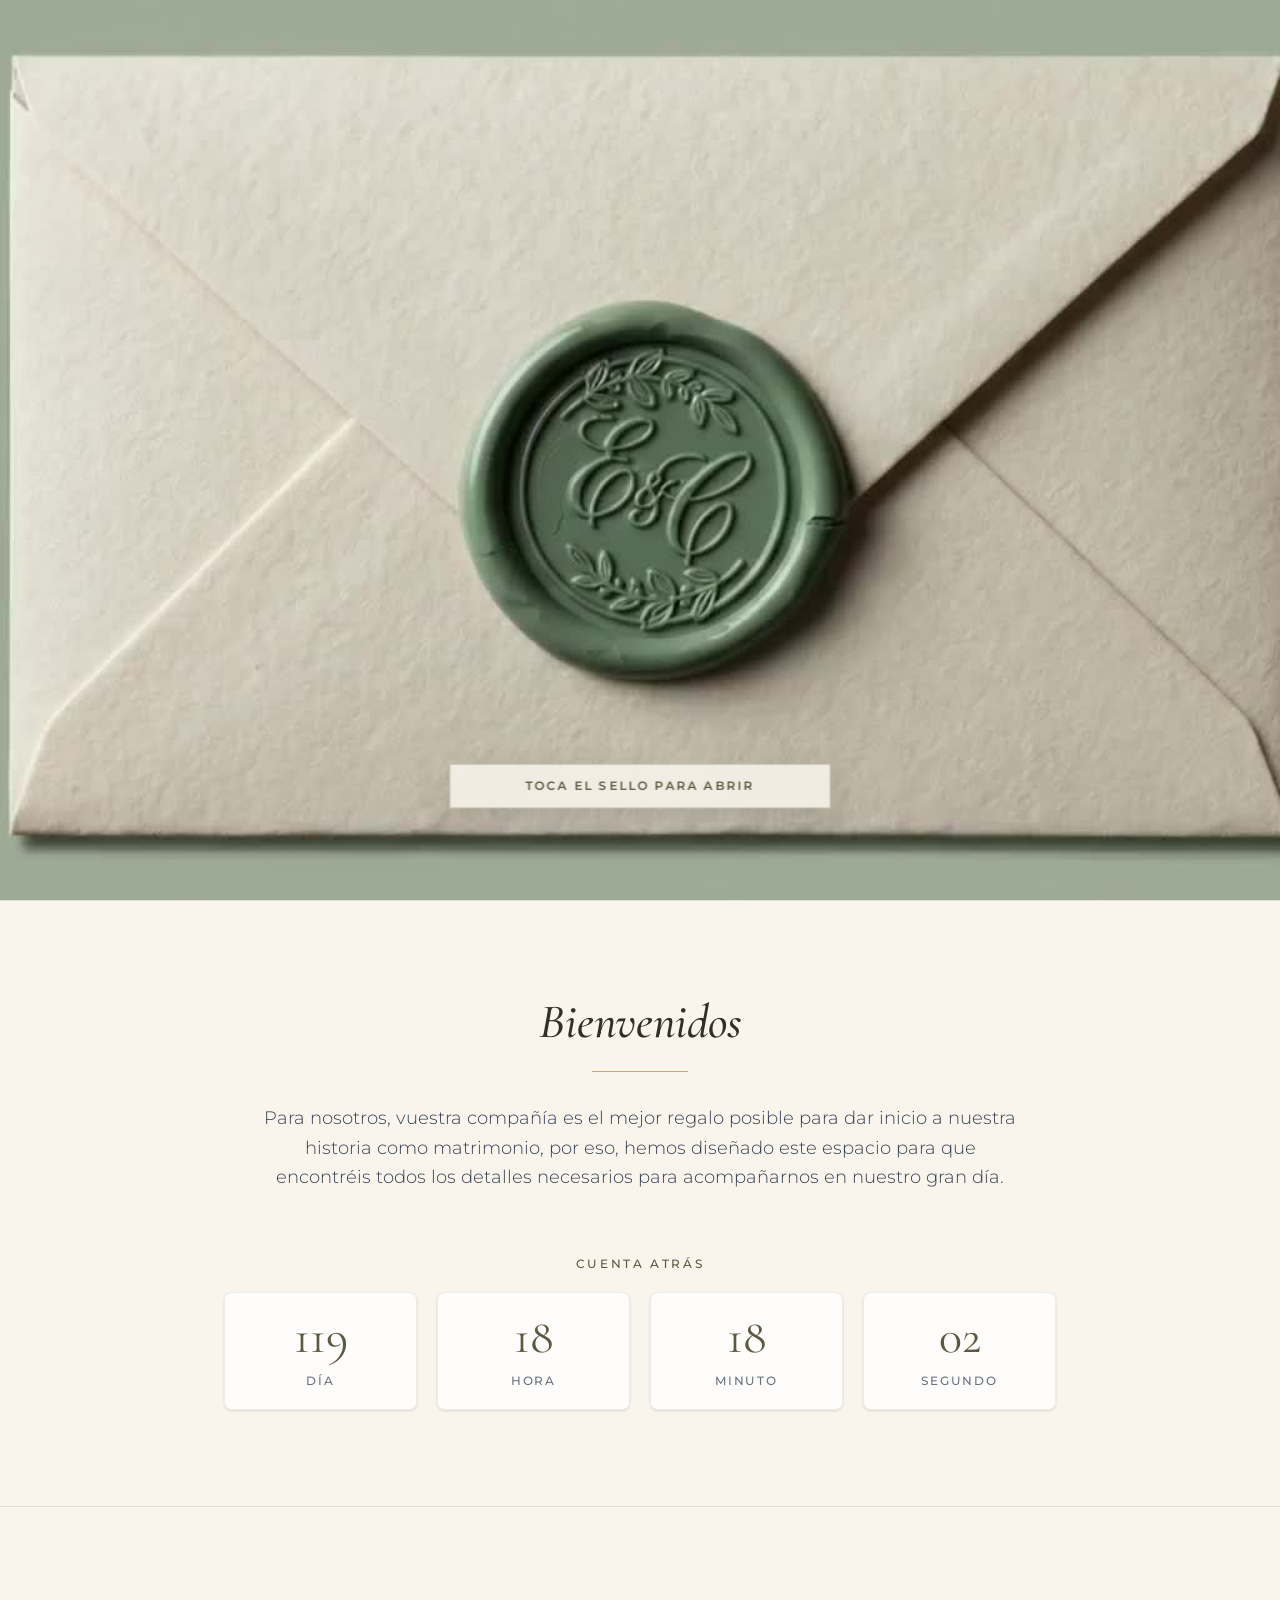
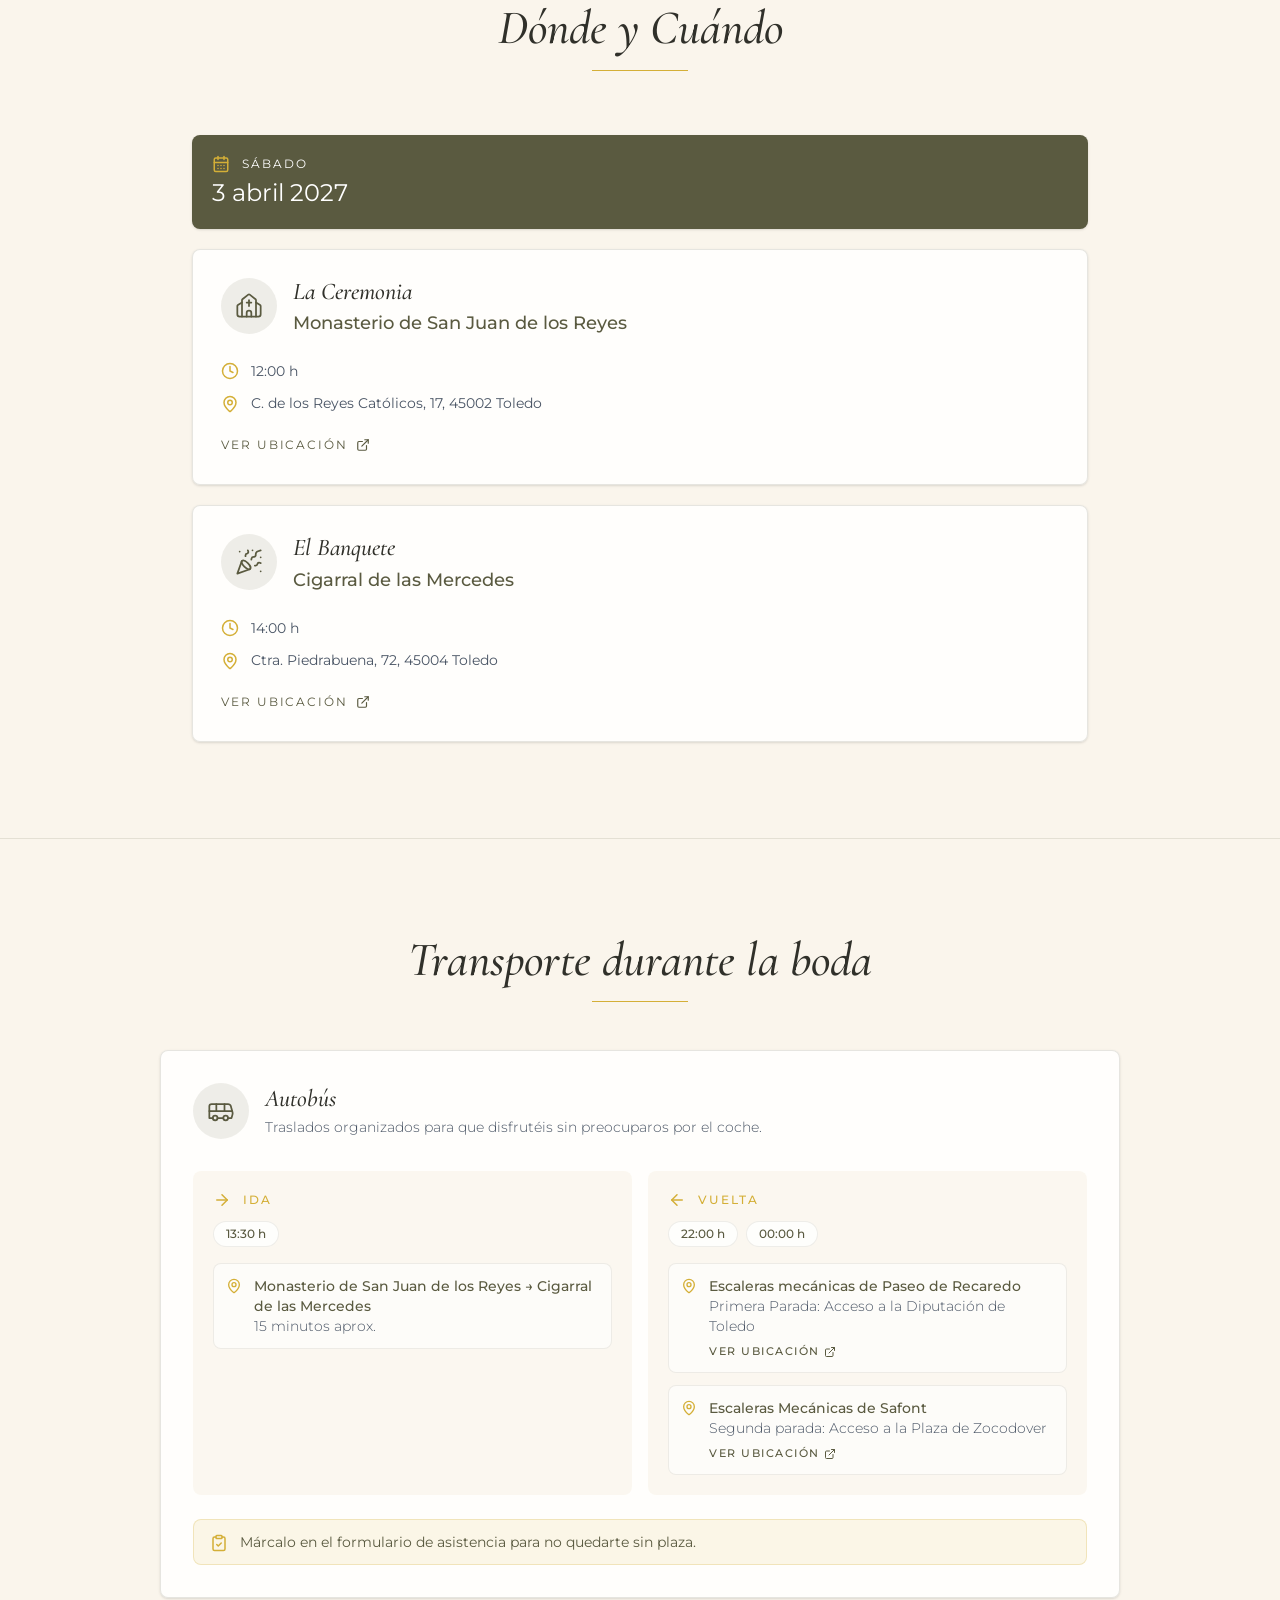
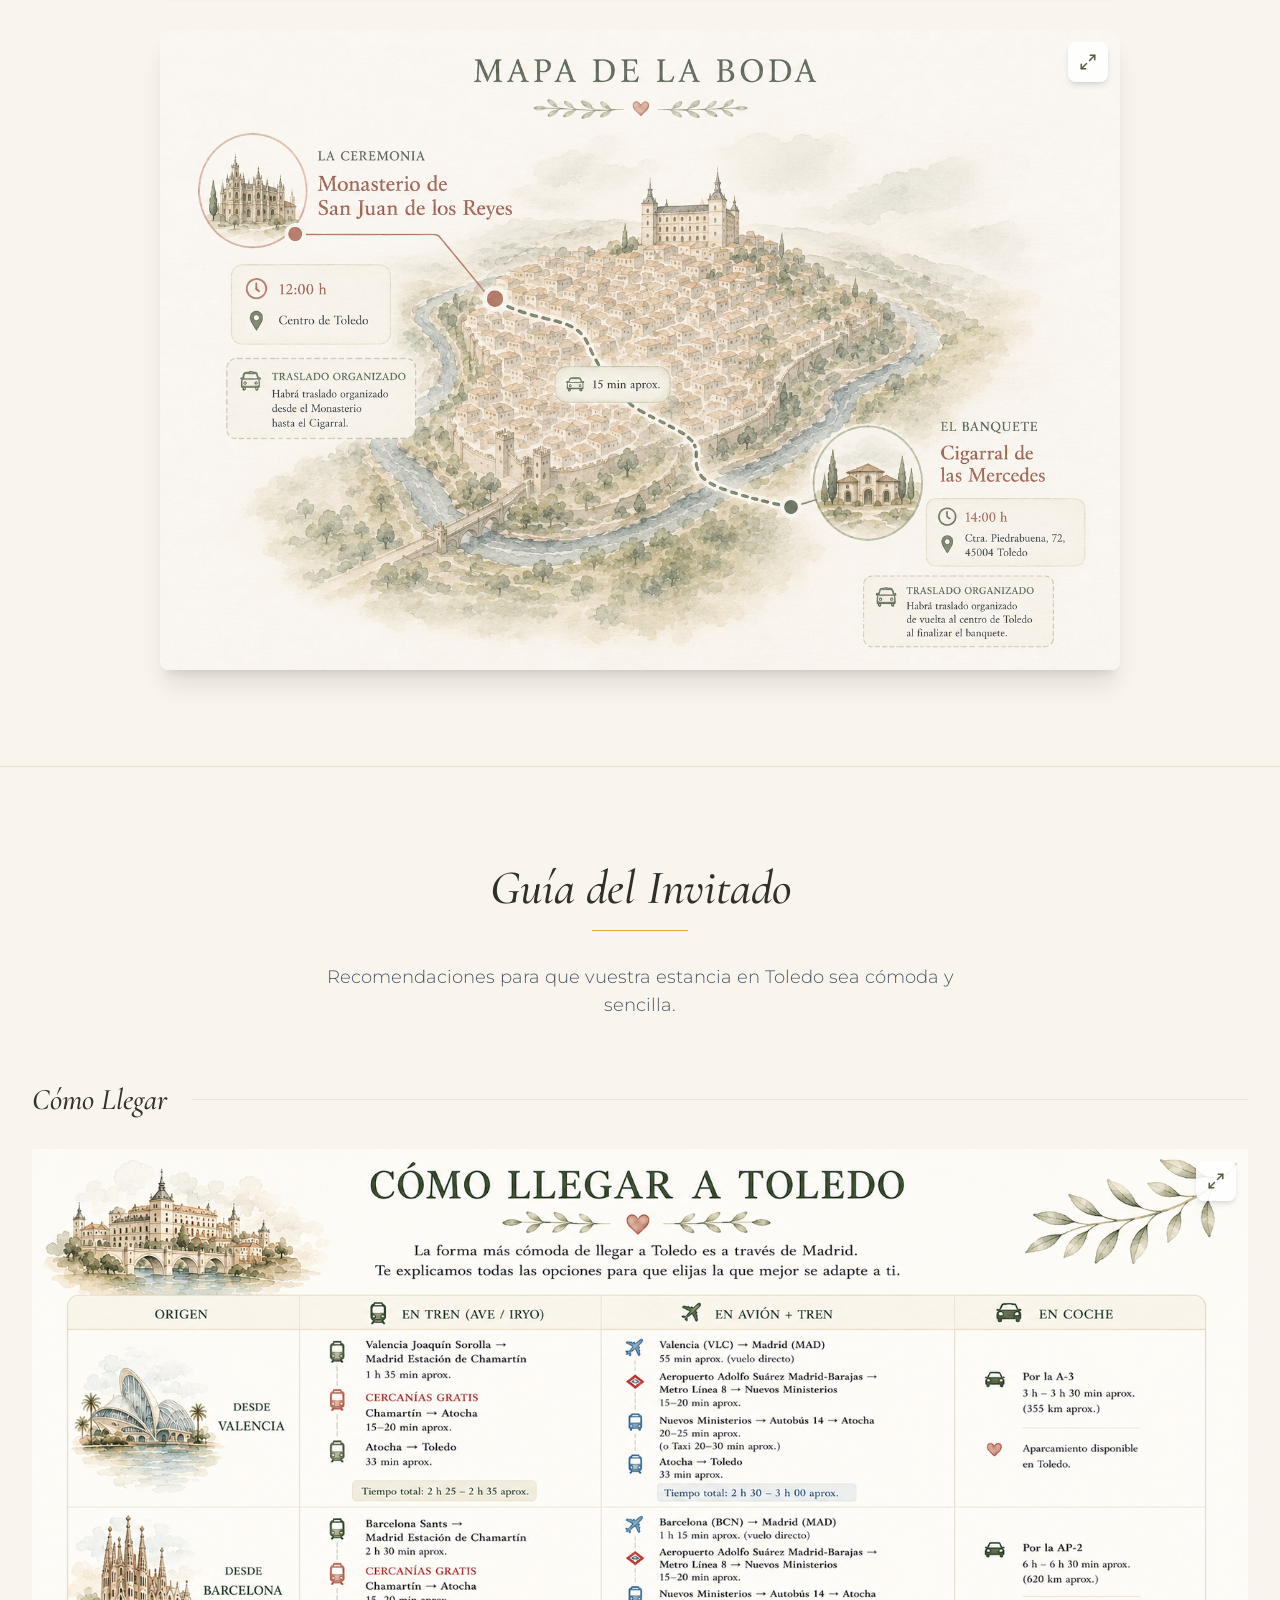
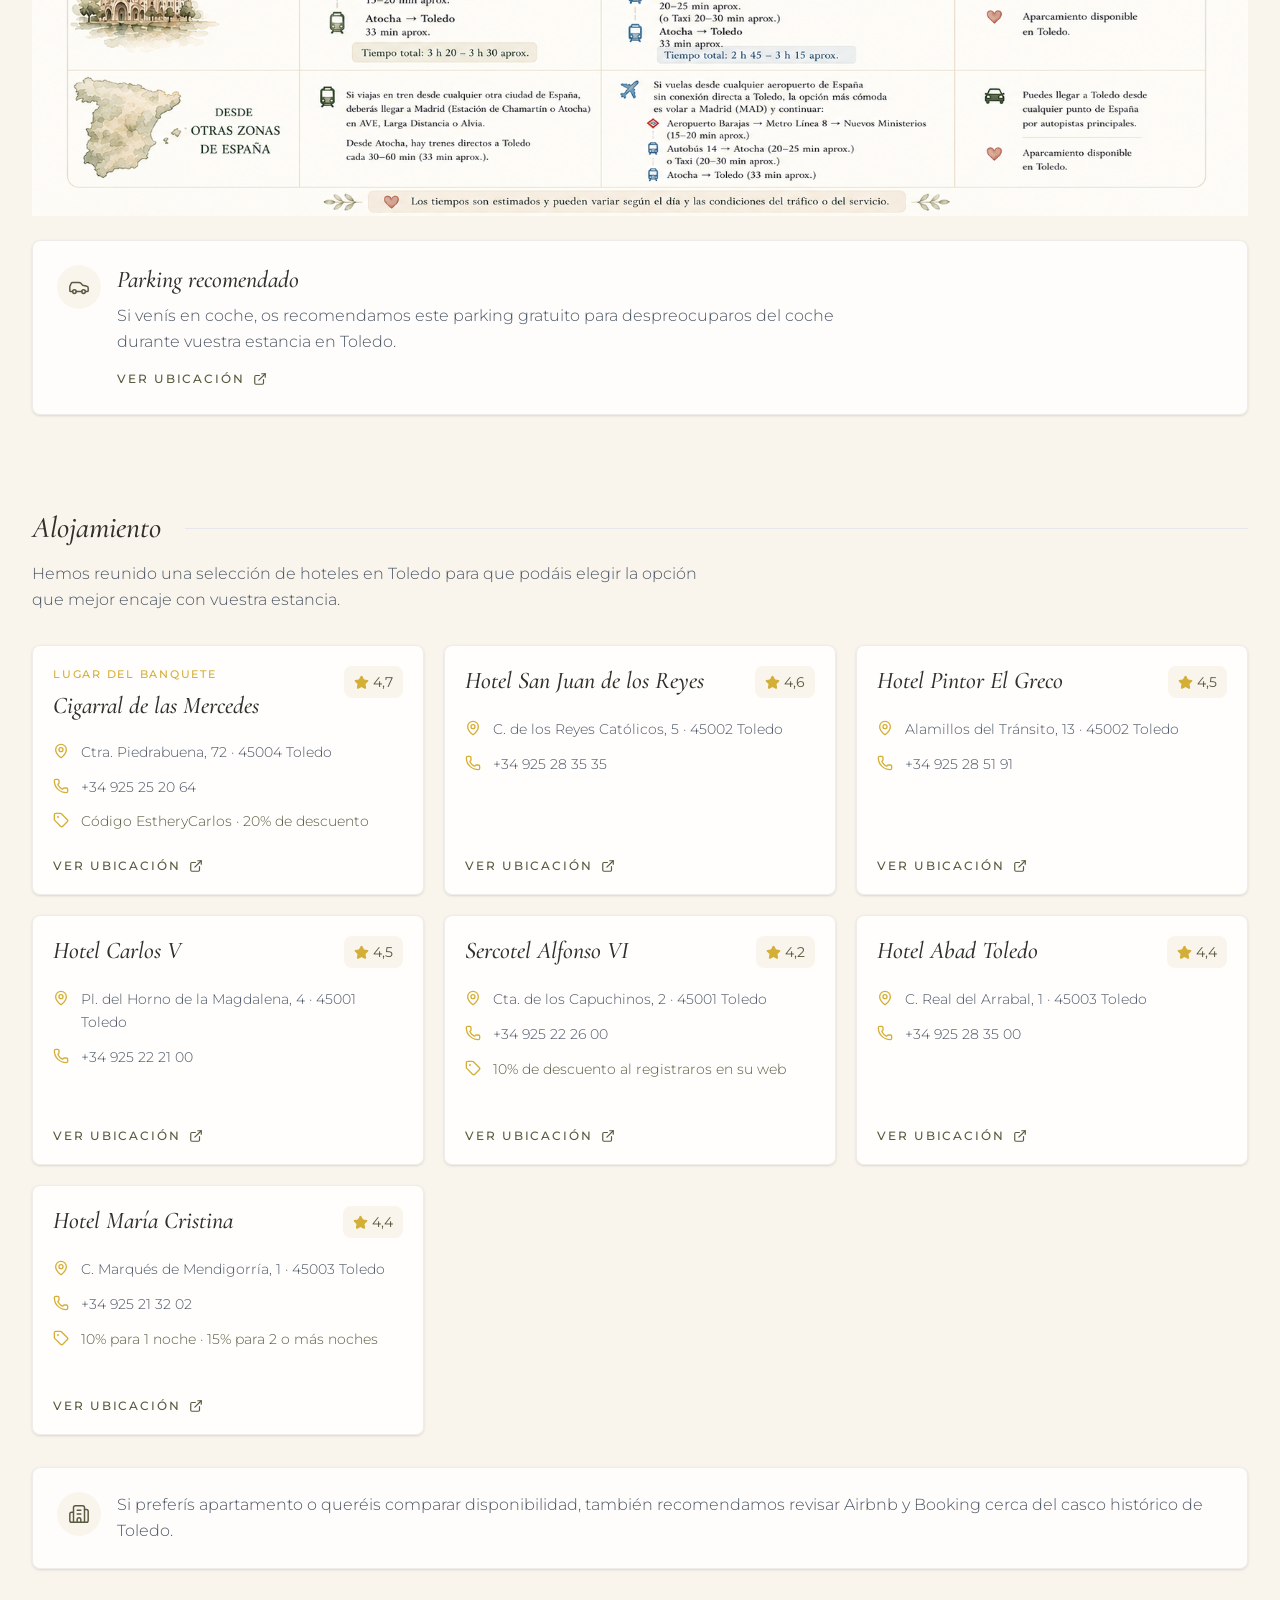
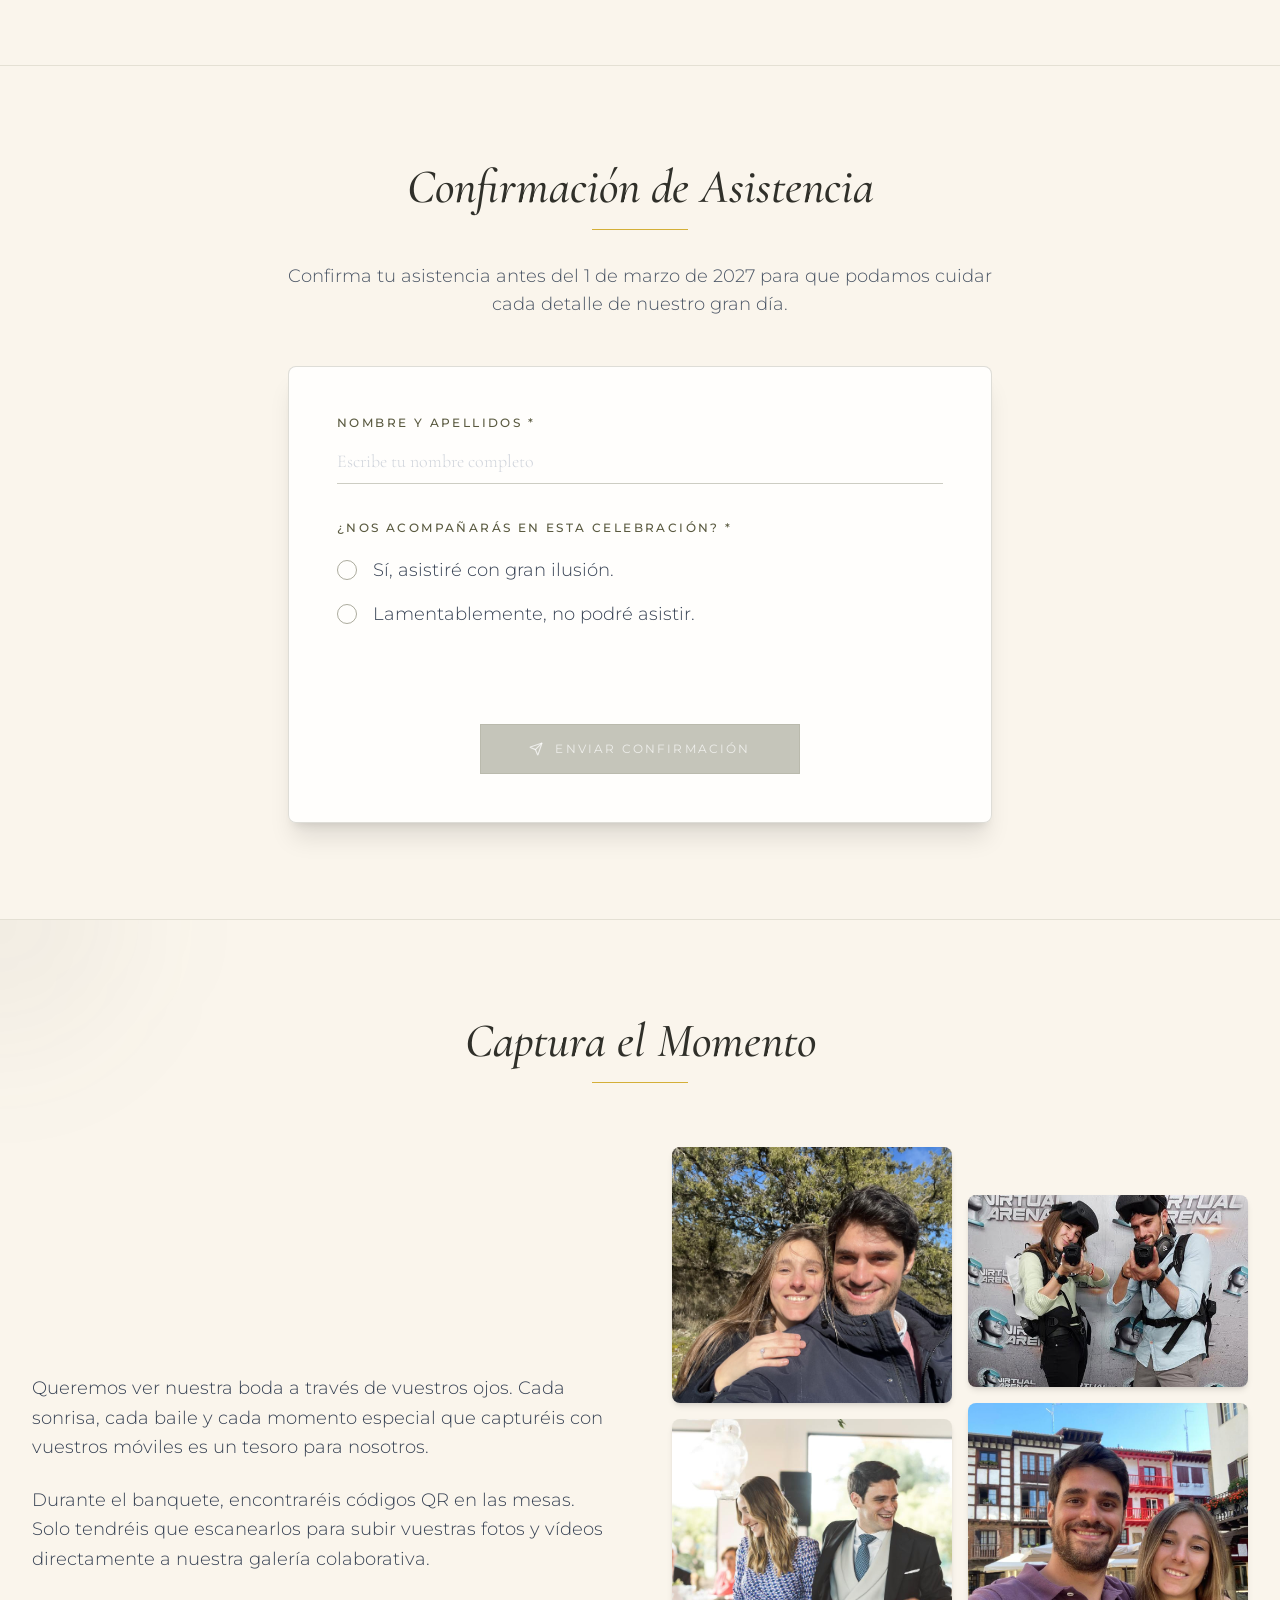
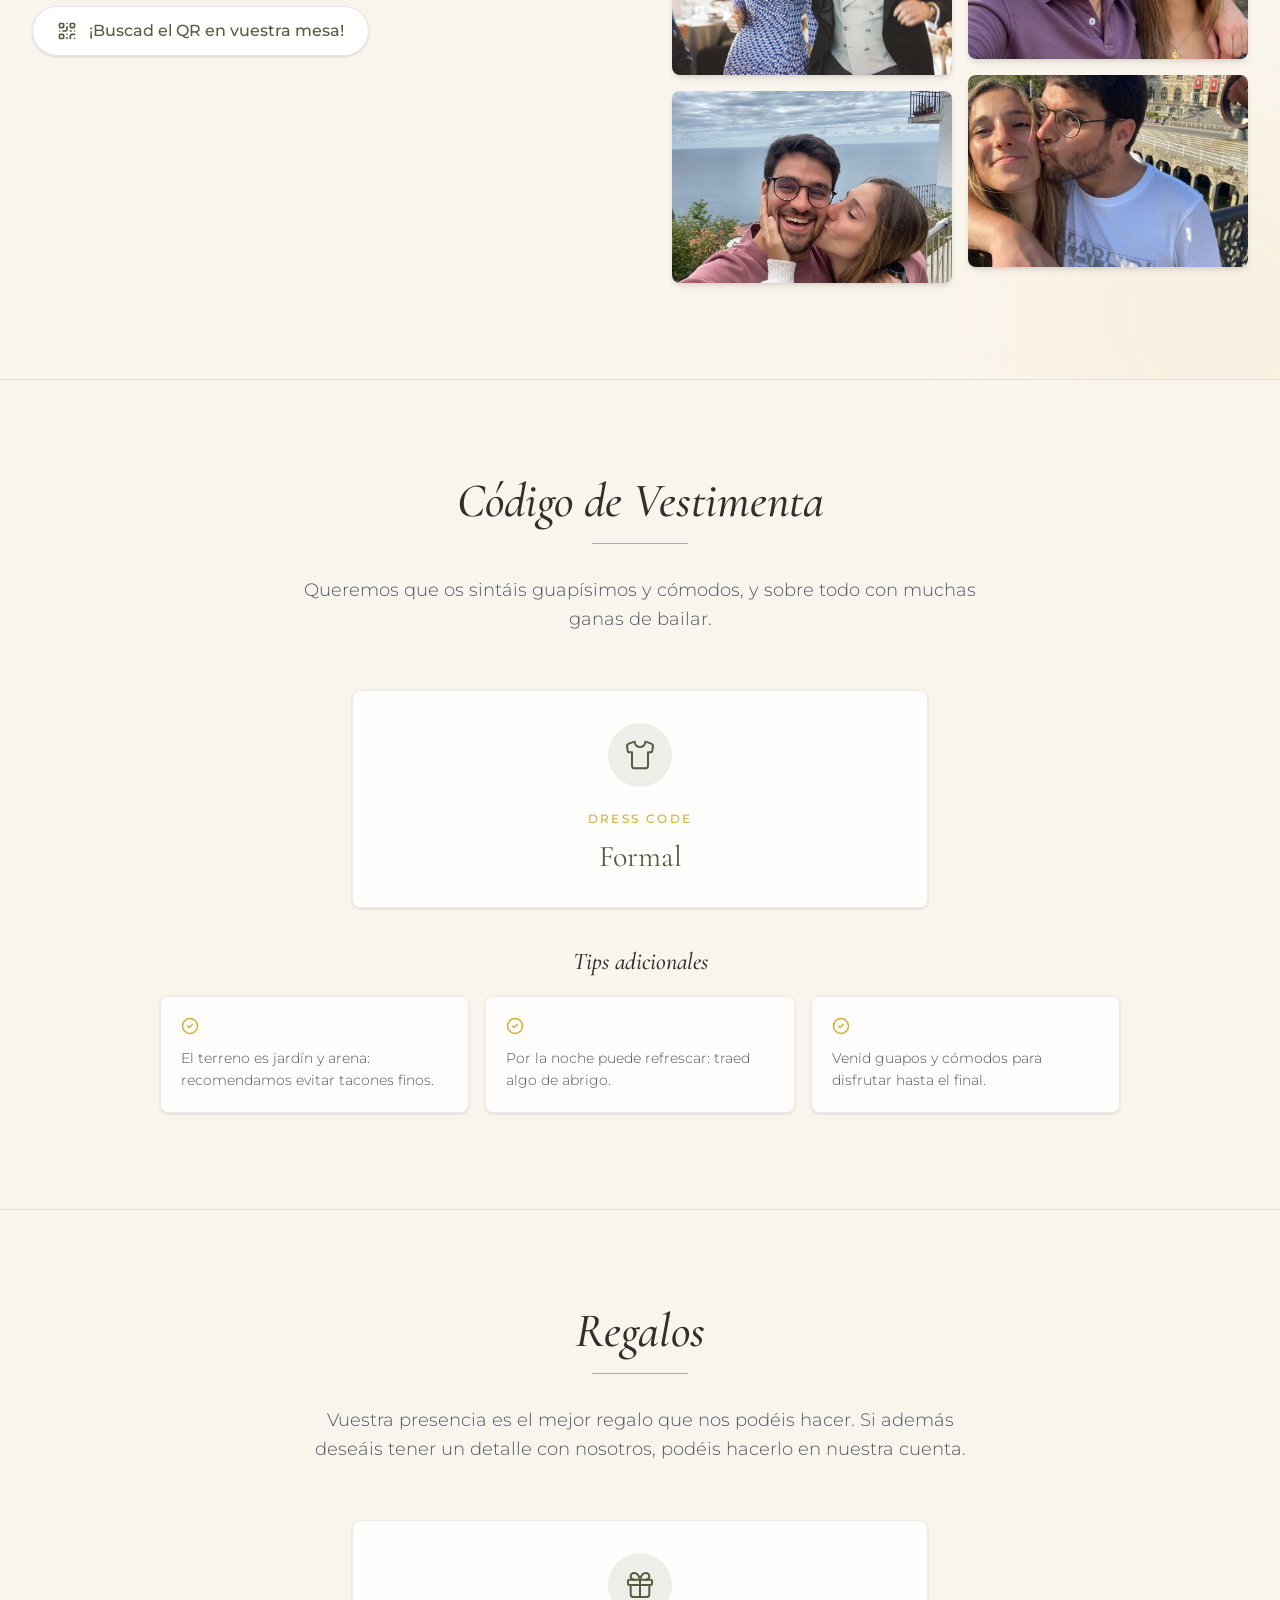
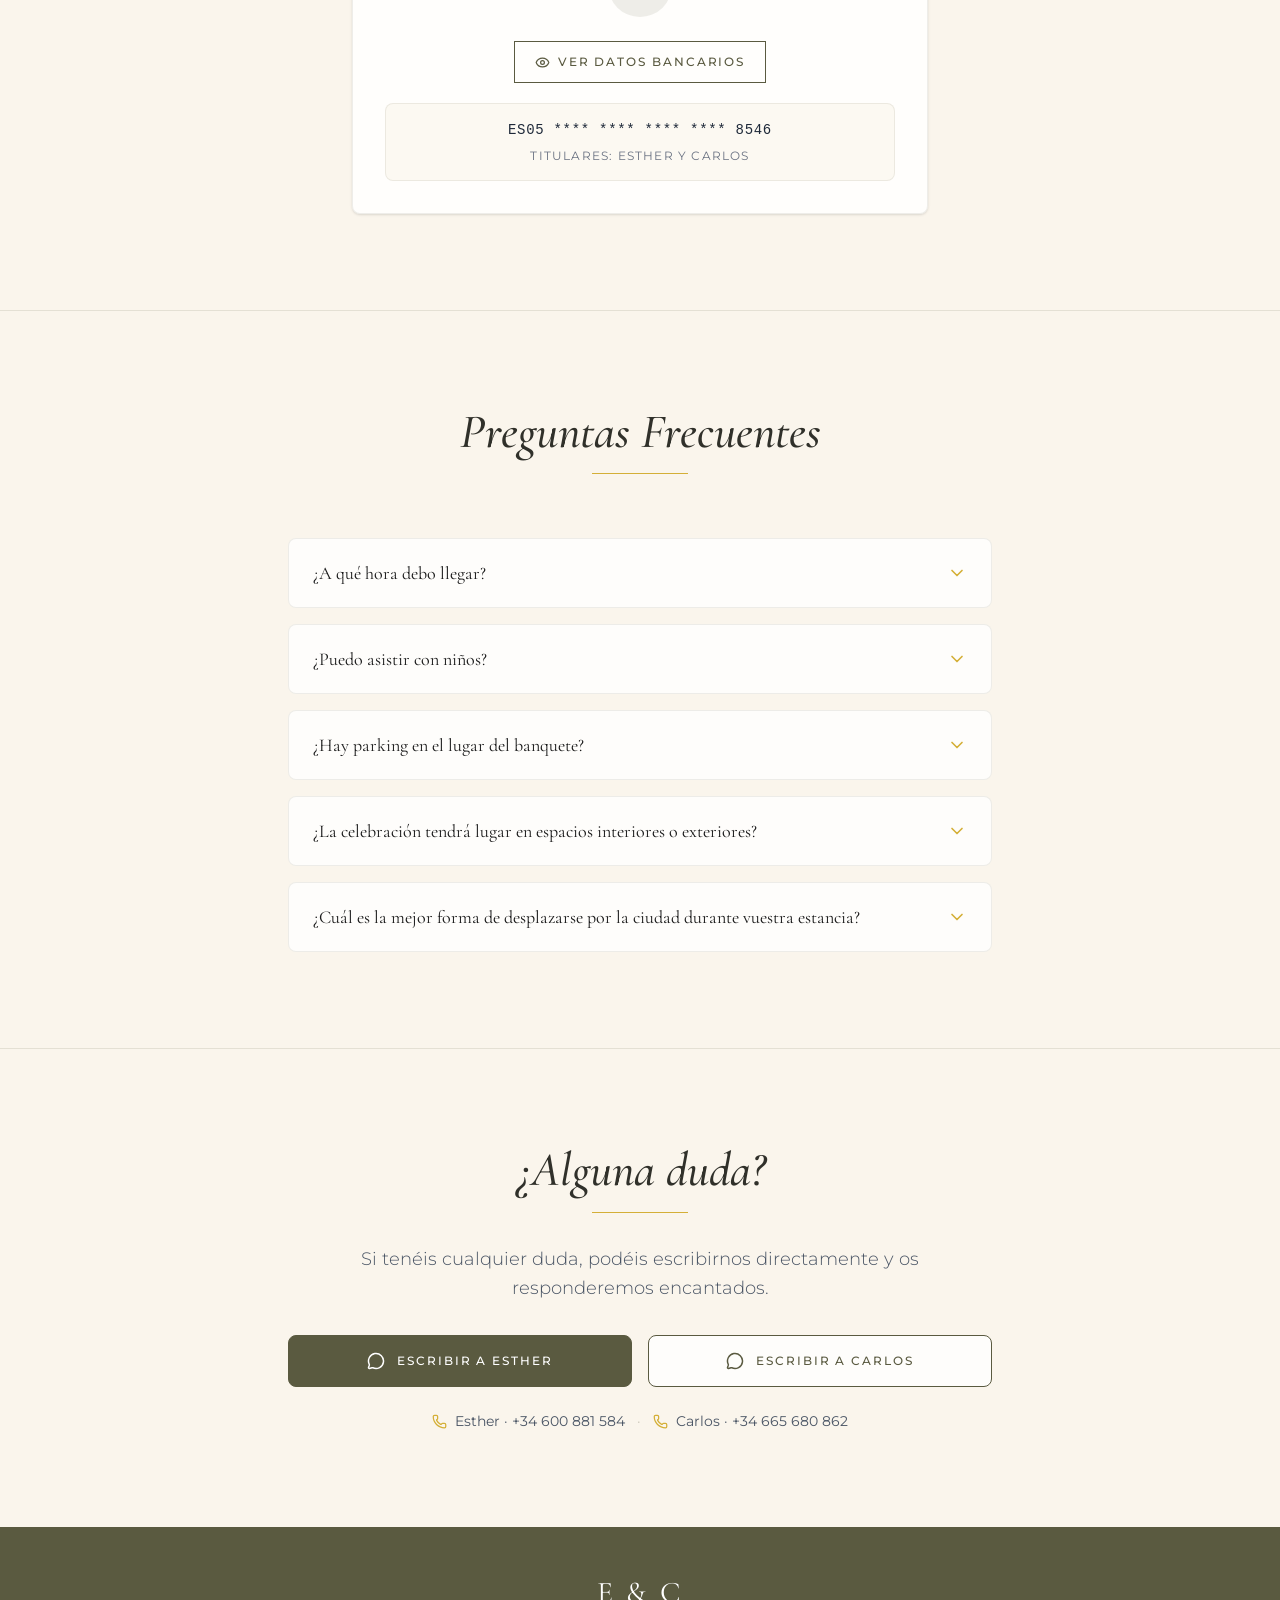
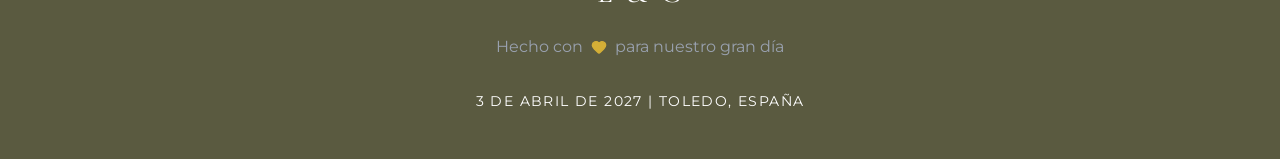
<file: index.html>
<!doctype html>
<html lang="en">
  <head>
    <meta charset="UTF-8" />
    <meta name="viewport" content="width=device-width, initial-scale=1.0" />
    <title>Esther & Carlos | 3 de Abril de 2027</title>
    <link rel="preconnect" href="https://fonts.googleapis.com">
    <link rel="preconnect" href="https://fonts.gstatic.com" crossorigin>
    <link href="https://fonts.googleapis.com/css2?family=Cormorant+Garamond:ital,wght@0,300;0,400;0,500;0,600;0,700;1,400&family=Montserrat:wght@300;400;500;600&display=swap" rel="stylesheet">
    <script type="module" crossorigin src="/index-CjWuLWyT.js"></script>
    <link rel="stylesheet" crossorigin href="/index-eBmR4M6P.css">
  </head>
  <body>
    <div id="root"></div>
  </body>
</html>
</file>
<file: index-eBmR4M6P.css>
@import"https://fonts.googleapis.com/css2?family=Cormorant+Garamond:ital,wght@0,300;0,400;0,500;0,600;0,700;1,400&family=Montserrat:wght@300;400;500;600&family=Great+Vibes&display=swap";/*! tailwindcss v4.2.2 | MIT License | https://tailwindcss.com */@layer properties{@supports (((-webkit-hyphens:none)) and (not (margin-trim:inline))) or ((-moz-orient:inline) and (not (color:rgb(from red r g b)))){*,:before,:after,::backdrop{--tw-translate-x:0;--tw-translate-y:0;--tw-translate-z:0;--tw-rotate-x:initial;--tw-rotate-y:initial;--tw-rotate-z:initial;--tw-skew-x:initial;--tw-skew-y:initial;--tw-space-y-reverse:0;--tw-space-x-reverse:0;--tw-border-style:solid;--tw-leading:initial;--tw-font-weight:initial;--tw-tracking:initial;--tw-shadow:0 0 #0000;--tw-shadow-color:initial;--tw-shadow-alpha:100%;--tw-inset-shadow:0 0 #0000;--tw-inset-shadow-color:initial;--tw-inset-shadow-alpha:100%;--tw-ring-color:initial;--tw-ring-shadow:0 0 #0000;--tw-inset-ring-color:initial;--tw-inset-ring-shadow:0 0 #0000;--tw-ring-inset:initial;--tw-ring-offset-width:0px;--tw-ring-offset-color:#fff;--tw-ring-offset-shadow:0 0 #0000;--tw-blur:initial;--tw-brightness:initial;--tw-contrast:initial;--tw-grayscale:initial;--tw-hue-rotate:initial;--tw-invert:initial;--tw-opacity:initial;--tw-saturate:initial;--tw-sepia:initial;--tw-drop-shadow:initial;--tw-drop-shadow-color:initial;--tw-drop-shadow-alpha:100%;--tw-drop-shadow-size:initial;--tw-backdrop-blur:initial;--tw-backdrop-brightness:initial;--tw-backdrop-contrast:initial;--tw-backdrop-grayscale:initial;--tw-backdrop-hue-rotate:initial;--tw-backdrop-invert:initial;--tw-backdrop-opacity:initial;--tw-backdrop-saturate:initial;--tw-backdrop-sepia:initial;--tw-duration:initial;--tw-ease:initial}}}@layer theme{:root,:host{--font-sans:"Montserrat", ui-sans-serif, system-ui, sans-serif;--font-serif:"Cormorant Garamond", ui-serif, Georgia, serif;--font-mono:ui-monospace, SFMono-Regular, Menlo, Monaco, Consolas, "Liberation Mono", "Courier New", monospace;--color-gray-200:oklch(92.8% .006 264.531);--color-gray-300:oklch(87.2% .01 258.338);--color-gray-400:oklch(70.7% .022 261.325);--color-gray-500:oklch(55.1% .027 264.364);--color-gray-600:oklch(44.6% .03 256.802);--color-gray-700:oklch(37.3% .034 259.733);--color-gray-800:oklch(27.8% .033 256.848);--color-black:#000;--color-white:#fff;--spacing:.25rem;--container-xl:36rem;--container-2xl:42rem;--container-3xl:48rem;--container-4xl:56rem;--container-5xl:64rem;--container-7xl:80rem;--text-xs:.75rem;--text-xs--line-height:calc(1 / .75);--text-sm:.875rem;--text-sm--line-height:calc(1.25 / .875);--text-base:1rem;--text-base--line-height: 1.5 ;--text-lg:1.125rem;--text-lg--line-height:calc(1.75 / 1.125);--text-2xl:1.5rem;--text-2xl--line-height:calc(2 / 1.5);--text-3xl:1.875rem;--text-3xl--line-height: 1.2 ;--text-4xl:2.25rem;--text-4xl--line-height:calc(2.5 / 2.25);--text-5xl:3rem;--text-5xl--line-height:1;--text-6xl:3.75rem;--text-6xl--line-height:1;--font-weight-light:300;--font-weight-medium:500;--font-weight-semibold:600;--tracking-wide:.025em;--tracking-wider:.05em;--tracking-widest:.1em;--leading-tight:1.25;--leading-relaxed:1.625;--radius-lg:.5rem;--ease-in:cubic-bezier(.4, 0, 1, 1);--ease-out:cubic-bezier(0, 0, .2, 1);--ease-in-out:cubic-bezier(.4, 0, .2, 1);--animate-spin:spin 1s linear infinite;--animate-bounce:bounce 1s infinite;--blur-md:12px;--blur-3xl:64px;--default-transition-duration:.15s;--default-transition-timing-function:cubic-bezier(.4, 0, .2, 1);--default-font-family:var(--font-sans);--default-mono-font-family:var(--font-mono);--font-script:"Great Vibes", cursive;--color-primary:#5a5a40;--color-secondary:#faf5ec;--color-accent:#d4af37;--color-text:#1a1a1a;--color-heading:#30302a}}@layer base{*,:after,:before,::backdrop{box-sizing:border-box;border:0 solid;margin:0;padding:0}::file-selector-button{box-sizing:border-box;border:0 solid;margin:0;padding:0}html,:host{-webkit-text-size-adjust:100%;-moz-tab-size:4;tab-size:4;line-height:1.5;font-family:var(--default-font-family,ui-sans-serif, system-ui, sans-serif, "Apple Color Emoji", "Segoe UI Emoji", "Segoe UI Symbol", "Noto Color Emoji");font-feature-settings:var(--default-font-feature-settings,normal);font-variation-settings:var(--default-font-variation-settings,normal);-webkit-tap-highlight-color:transparent}hr{height:0;color:inherit;border-top-width:1px}abbr:where([title]){-webkit-text-decoration:underline dotted;text-decoration:underline dotted}h1,h2,h3,h4,h5,h6{font-size:inherit;font-weight:inherit}a{color:inherit;-webkit-text-decoration:inherit;text-decoration:inherit}b,strong{font-weight:bolder}code,kbd,samp,pre{font-family:var(--default-mono-font-family,ui-monospace, SFMono-Regular, Menlo, Monaco, Consolas, "Liberation Mono", "Courier New", monospace);font-feature-settings:var(--default-mono-font-feature-settings,normal);font-variation-settings:var(--default-mono-font-variation-settings,normal);font-size:1em}small{font-size:80%}sub,sup{vertical-align:baseline;font-size:75%;line-height:0;position:relative}sub{bottom:-.25em}sup{top:-.5em}table{text-indent:0;border-color:inherit;border-collapse:collapse}:-moz-focusring{outline:auto}progress{vertical-align:baseline}summary{display:list-item}ol,ul,menu{list-style:none}img,svg,video,canvas,audio,iframe,embed,object{vertical-align:middle;display:block}img,video{max-width:100%;height:auto}button,input,select,optgroup,textarea{font:inherit;font-feature-settings:inherit;font-variation-settings:inherit;letter-spacing:inherit;color:inherit;opacity:1;background-color:#0000;border-radius:0}::file-selector-button{font:inherit;font-feature-settings:inherit;font-variation-settings:inherit;letter-spacing:inherit;color:inherit;opacity:1;background-color:#0000;border-radius:0}:where(select:is([multiple],[size])) optgroup{font-weight:bolder}:where(select:is([multiple],[size])) optgroup option{padding-inline-start:20px}::file-selector-button{margin-inline-end:4px}::placeholder{opacity:1}@supports (not ((-webkit-appearance:-apple-pay-button))) or (contain-intrinsic-size:1px){::placeholder{color:currentColor}@supports (color:color-mix(in lab,red,red)){::placeholder{color:color-mix(in oklab,currentcolor 50%,transparent)}}}textarea{resize:vertical}::-webkit-search-decoration{-webkit-appearance:none}::-webkit-date-and-time-value{min-height:1lh;text-align:inherit}::-webkit-datetime-edit{display:inline-flex}::-webkit-datetime-edit-fields-wrapper{padding:0}::-webkit-datetime-edit{padding-block:0}::-webkit-datetime-edit-year-field{padding-block:0}::-webkit-datetime-edit-month-field{padding-block:0}::-webkit-datetime-edit-day-field{padding-block:0}::-webkit-datetime-edit-hour-field{padding-block:0}::-webkit-datetime-edit-minute-field{padding-block:0}::-webkit-datetime-edit-second-field{padding-block:0}::-webkit-datetime-edit-millisecond-field{padding-block:0}::-webkit-datetime-edit-meridiem-field{padding-block:0}::-webkit-calendar-picker-indicator{line-height:1}:-moz-ui-invalid{box-shadow:none}button,input:where([type=button],[type=reset],[type=submit]){-webkit-appearance:button;-moz-appearance:button;appearance:button}::file-selector-button{-webkit-appearance:button;-moz-appearance:button;appearance:button}::-webkit-inner-spin-button{height:auto}::-webkit-outer-spin-button{height:auto}[hidden]:where(:not([hidden=until-found])){display:none!important}}@layer components;@layer utilities{.pointer-events-none{pointer-events:none}.visible{visibility:visible}.sr-only{clip-path:inset(50%);white-space:nowrap;border-width:0;width:1px;height:1px;margin:-1px;padding:0;position:absolute;overflow:hidden}.absolute{position:absolute}.fixed{position:fixed}.relative{position:relative}.inset-0{inset:calc(var(--spacing) * 0)}.start{inset-inline-start:var(--spacing)}.end{inset-inline-end:var(--spacing)}.top-0{top:calc(var(--spacing) * 0)}.top-3{top:calc(var(--spacing) * 3)}.top-4{top:calc(var(--spacing) * 4)}.top-full{top:100%}.right-0{right:calc(var(--spacing) * 0)}.right-3{right:calc(var(--spacing) * 3)}.right-4{right:calc(var(--spacing) * 4)}.bottom-0{bottom:calc(var(--spacing) * 0)}.bottom-8{bottom:calc(var(--spacing) * 8)}.left-0{left:calc(var(--spacing) * 0)}.left-1\/2{left:50%}.z-10{z-index:10}.z-50{z-index:50}.z-\[140\]{z-index:140}.mx-auto{margin-inline:auto}.mt-0\.5{margin-top:calc(var(--spacing) * .5)}.mt-1{margin-top:calc(var(--spacing) * 1)}.mt-2{margin-top:calc(var(--spacing) * 2)}.mt-3{margin-top:calc(var(--spacing) * 3)}.mt-4{margin-top:calc(var(--spacing) * 4)}.mt-5{margin-top:calc(var(--spacing) * 5)}.mt-6{margin-top:calc(var(--spacing) * 6)}.mt-8{margin-top:calc(var(--spacing) * 8)}.mt-10{margin-top:calc(var(--spacing) * 10)}.mt-16{margin-top:calc(var(--spacing) * 16)}.mt-auto{margin-top:auto}.mr-3{margin-right:calc(var(--spacing) * 3)}.mb-2{margin-bottom:calc(var(--spacing) * 2)}.mb-3{margin-bottom:calc(var(--spacing) * 3)}.mb-4{margin-bottom:calc(var(--spacing) * 4)}.mb-5{margin-bottom:calc(var(--spacing) * 5)}.mb-6{margin-bottom:calc(var(--spacing) * 6)}.mb-8{margin-bottom:calc(var(--spacing) * 8)}.mb-12{margin-bottom:calc(var(--spacing) * 12)}.mb-14{margin-bottom:calc(var(--spacing) * 14)}.mb-16{margin-bottom:calc(var(--spacing) * 16)}.mb-20{margin-bottom:calc(var(--spacing) * 20)}.ml-6{margin-left:calc(var(--spacing) * 6)}.block{display:block}.contents{display:contents}.flex{display:flex}.grid{display:grid}.hidden{display:none}.inline{display:inline}.inline-flex{display:inline-flex}.table{display:table}.h-2{height:calc(var(--spacing) * 2)}.h-5{height:calc(var(--spacing) * 5)}.h-10{height:calc(var(--spacing) * 10)}.h-11{height:calc(var(--spacing) * 11)}.h-14{height:calc(var(--spacing) * 14)}.h-16{height:calc(var(--spacing) * 16)}.h-64{height:calc(var(--spacing) * 64)}.h-96{height:calc(var(--spacing) * 96)}.h-\[1px\]{height:1px}.h-auto{height:auto}.h-full{height:100%}.max-h-0{max-height:calc(var(--spacing) * 0)}.max-h-32{max-height:calc(var(--spacing) * 32)}.max-h-\[92svh\]{max-height:92svh}.max-h-\[1500px\]{max-height:1500px}.min-h-\[100svh\]{min-height:100svh}.min-h-\[250px\]{min-height:250px}.min-h-\[360px\]{min-height:360px}.min-h-screen{min-height:100vh}.w-2{width:calc(var(--spacing) * 2)}.w-5{width:calc(var(--spacing) * 5)}.w-8{width:calc(var(--spacing) * 8)}.w-10{width:calc(var(--spacing) * 10)}.w-11{width:calc(var(--spacing) * 11)}.w-14{width:calc(var(--spacing) * 14)}.w-16{width:calc(var(--spacing) * 16)}.w-24{width:calc(var(--spacing) * 24)}.w-64{width:calc(var(--spacing) * 64)}.w-96{width:calc(var(--spacing) * 96)}.w-full{width:100%}.max-w-2xl{max-width:var(--container-2xl)}.max-w-3xl{max-width:var(--container-3xl)}.max-w-4xl{max-width:var(--container-4xl)}.max-w-5xl{max-width:var(--container-5xl)}.max-w-7xl{max-width:var(--container-7xl)}.max-w-\[94vw\]{max-width:94vw}.max-w-xl{max-width:var(--container-xl)}.min-w-0{min-width:calc(var(--spacing) * 0)}.shrink-0{flex-shrink:0}.flex-grow{flex-grow:1}.-translate-x-1\/2{--tw-translate-x: -50% ;translate:var(--tw-translate-x) var(--tw-translate-y)}.translate-x-1\/3{--tw-translate-x:calc(1 / 3 * 100%);translate:var(--tw-translate-x) var(--tw-translate-y)}.-translate-y-1\/2{--tw-translate-y: -50% ;translate:var(--tw-translate-x) var(--tw-translate-y)}.-translate-y-full{--tw-translate-y:-100%;translate:var(--tw-translate-x) var(--tw-translate-y)}.translate-y-0{--tw-translate-y:calc(var(--spacing) * 0);translate:var(--tw-translate-x) var(--tw-translate-y)}.translate-y-1\/3{--tw-translate-y:calc(1 / 3 * 100%);translate:var(--tw-translate-x) var(--tw-translate-y)}.translate-y-full{--tw-translate-y:100%;translate:var(--tw-translate-x) var(--tw-translate-y)}.transform{transform:var(--tw-rotate-x,) var(--tw-rotate-y,) var(--tw-rotate-z,) var(--tw-skew-x,) var(--tw-skew-y,)}.animate-bounce{animation:var(--animate-bounce)}.animate-spin{animation:var(--animate-spin)}.cursor-pointer{cursor:pointer}.cursor-zoom-in{cursor:zoom-in}.resize{resize:both}.resize-none{resize:none}.grid-cols-1{grid-template-columns:repeat(1,minmax(0,1fr))}.grid-cols-2{grid-template-columns:repeat(2,minmax(0,1fr))}.flex-col{flex-direction:column}.flex-wrap{flex-wrap:wrap}.place-items-center{place-items:center}.items-center{align-items:center}.items-start{align-items:flex-start}.justify-between{justify-content:space-between}.justify-center{justify-content:center}.justify-end{justify-content:flex-end}.gap-1{gap:calc(var(--spacing) * 1)}.gap-2{gap:calc(var(--spacing) * 2)}.gap-3{gap:calc(var(--spacing) * 3)}.gap-4{gap:calc(var(--spacing) * 4)}.gap-5{gap:calc(var(--spacing) * 5)}.gap-12{gap:calc(var(--spacing) * 12)}:where(.space-y-3>:not(:last-child)){--tw-space-y-reverse:0;margin-block-start:calc(calc(var(--spacing) * 3) * var(--tw-space-y-reverse));margin-block-end:calc(calc(var(--spacing) * 3) * calc(1 - var(--tw-space-y-reverse)))}:where(.space-y-4>:not(:last-child)){--tw-space-y-reverse:0;margin-block-start:calc(calc(var(--spacing) * 4) * var(--tw-space-y-reverse));margin-block-end:calc(calc(var(--spacing) * 4) * calc(1 - var(--tw-space-y-reverse)))}:where(.space-y-5>:not(:last-child)){--tw-space-y-reverse:0;margin-block-start:calc(calc(var(--spacing) * 5) * var(--tw-space-y-reverse));margin-block-end:calc(calc(var(--spacing) * 5) * calc(1 - var(--tw-space-y-reverse)))}:where(.space-y-9>:not(:last-child)){--tw-space-y-reverse:0;margin-block-start:calc(calc(var(--spacing) * 9) * var(--tw-space-y-reverse));margin-block-end:calc(calc(var(--spacing) * 9) * calc(1 - var(--tw-space-y-reverse)))}.gap-x-3{column-gap:calc(var(--spacing) * 3)}.gap-x-8{column-gap:calc(var(--spacing) * 8)}:where(.space-x-2>:not(:last-child)){--tw-space-x-reverse:0;margin-inline-start:calc(calc(var(--spacing) * 2) * var(--tw-space-x-reverse));margin-inline-end:calc(calc(var(--spacing) * 2) * calc(1 - var(--tw-space-x-reverse)))}.gap-y-2{row-gap:calc(var(--spacing) * 2)}.gap-y-4{row-gap:calc(var(--spacing) * 4)}.overflow-hidden{overflow:hidden}.scroll-smooth{scroll-behavior:smooth}.rounded-full{border-radius:3.40282e38px}.rounded-lg{border-radius:var(--radius-lg)}.border{border-style:var(--tw-border-style);border-width:1px}.border-0{border-style:var(--tw-border-style);border-width:0}.border-t{border-top-style:var(--tw-border-style);border-top-width:1px}.border-b{border-bottom-style:var(--tw-border-style);border-bottom-width:1px}.border-accent\/25{border-color:#d4af3740}@supports (color:color-mix(in lab,red,red)){.border-accent\/25{border-color:color-mix(in oklab,var(--color-accent) 25%,transparent)}}.border-accent\/30{border-color:#d4af374d}@supports (color:color-mix(in lab,red,red)){.border-accent\/30{border-color:color-mix(in oklab,var(--color-accent) 30%,transparent)}}.border-gray-200{border-color:var(--color-gray-200)}.border-primary{border-color:var(--color-primary)}.border-primary\/10{border-color:#5a5a401a}@supports (color:color-mix(in lab,red,red)){.border-primary\/10{border-color:color-mix(in oklab,var(--color-primary) 10%,transparent)}}.border-primary\/15{border-color:#5a5a4026}@supports (color:color-mix(in lab,red,red)){.border-primary\/15{border-color:color-mix(in oklab,var(--color-primary) 15%,transparent)}}.border-primary\/20{border-color:#5a5a4033}@supports (color:color-mix(in lab,red,red)){.border-primary\/20{border-color:color-mix(in oklab,var(--color-primary) 20%,transparent)}}.border-primary\/30{border-color:#5a5a404d}@supports (color:color-mix(in lab,red,red)){.border-primary\/30{border-color:color-mix(in oklab,var(--color-primary) 30%,transparent)}}.border-primary\/50{border-color:#5a5a4080}@supports (color:color-mix(in lab,red,red)){.border-primary\/50{border-color:color-mix(in oklab,var(--color-primary) 50%,transparent)}}.bg-\[\#5A5A40\]{background-color:#5a5a40}.bg-accent{background-color:var(--color-accent)}.bg-accent\/5{background-color:#d4af370d}@supports (color:color-mix(in lab,red,red)){.bg-accent\/5{background-color:color-mix(in oklab,var(--color-accent) 5%,transparent)}}.bg-accent\/10{background-color:#d4af371a}@supports (color:color-mix(in lab,red,red)){.bg-accent\/10{background-color:color-mix(in oklab,var(--color-accent) 10%,transparent)}}.bg-black\/86{background-color:#000000db}@supports (color:color-mix(in lab,red,red)){.bg-black\/86{background-color:color-mix(in oklab,var(--color-black) 86%,transparent)}}.bg-gray-200{background-color:var(--color-gray-200)}.bg-primary{background-color:var(--color-primary)}.bg-primary\/5{background-color:#5a5a400d}@supports (color:color-mix(in lab,red,red)){.bg-primary\/5{background-color:color-mix(in oklab,var(--color-primary) 5%,transparent)}}.bg-primary\/10{background-color:#5a5a401a}@supports (color:color-mix(in lab,red,red)){.bg-primary\/10{background-color:color-mix(in oklab,var(--color-primary) 10%,transparent)}}.bg-primary\/20{background-color:#5a5a4033}@supports (color:color-mix(in lab,red,red)){.bg-primary\/20{background-color:color-mix(in oklab,var(--color-primary) 20%,transparent)}}.bg-secondary{background-color:var(--color-secondary)}.bg-secondary\/60{background-color:#faf5ec99}@supports (color:color-mix(in lab,red,red)){.bg-secondary\/60{background-color:color-mix(in oklab,var(--color-secondary) 60%,transparent)}}.bg-secondary\/70{background-color:#faf5ecb3}@supports (color:color-mix(in lab,red,red)){.bg-secondary\/70{background-color:color-mix(in oklab,var(--color-secondary) 70%,transparent)}}.bg-secondary\/80{background-color:#faf5eccc}@supports (color:color-mix(in lab,red,red)){.bg-secondary\/80{background-color:color-mix(in oklab,var(--color-secondary) 80%,transparent)}}.bg-secondary\/95{background-color:#faf5ecf2}@supports (color:color-mix(in lab,red,red)){.bg-secondary\/95{background-color:color-mix(in oklab,var(--color-secondary) 95%,transparent)}}.bg-transparent{background-color:#0000}.bg-white{background-color:var(--color-white)}.bg-white\/10{background-color:#ffffff1a}@supports (color:color-mix(in lab,red,red)){.bg-white\/10{background-color:color-mix(in oklab,var(--color-white) 10%,transparent)}}.bg-white\/60{background-color:#fff9}@supports (color:color-mix(in lab,red,red)){.bg-white\/60{background-color:color-mix(in oklab,var(--color-white) 60%,transparent)}}.bg-white\/80{background-color:#fffc}@supports (color:color-mix(in lab,red,red)){.bg-white\/80{background-color:color-mix(in oklab,var(--color-white) 80%,transparent)}}.bg-white\/85{background-color:#ffffffd9}@supports (color:color-mix(in lab,red,red)){.bg-white\/85{background-color:color-mix(in oklab,var(--color-white) 85%,transparent)}}.bg-white\/88{background-color:#ffffffe0}@supports (color:color-mix(in lab,red,red)){.bg-white\/88{background-color:color-mix(in oklab,var(--color-white) 88%,transparent)}}.bg-white\/90{background-color:#ffffffe6}@supports (color:color-mix(in lab,red,red)){.bg-white\/90{background-color:color-mix(in oklab,var(--color-white) 90%,transparent)}}.fill-accent{fill:var(--color-accent)}.object-contain{object-fit:contain}.p-0{padding:calc(var(--spacing) * 0)}.p-3{padding:calc(var(--spacing) * 3)}.p-4{padding:calc(var(--spacing) * 4)}.p-5{padding:calc(var(--spacing) * 5)}.p-6{padding:calc(var(--spacing) * 6)}.p-8{padding:calc(var(--spacing) * 8)}.px-2\.5{padding-inline:calc(var(--spacing) * 2.5)}.px-3{padding-inline:calc(var(--spacing) * 3)}.px-4{padding-inline:calc(var(--spacing) * 4)}.px-5{padding-inline:calc(var(--spacing) * 5)}.px-6{padding-inline:calc(var(--spacing) * 6)}.px-8{padding-inline:calc(var(--spacing) * 8)}.py-1{padding-block:calc(var(--spacing) * 1)}.py-1\.5{padding-block:calc(var(--spacing) * 1.5)}.py-2{padding-block:calc(var(--spacing) * 2)}.py-3{padding-block:calc(var(--spacing) * 3)}.py-4{padding-block:calc(var(--spacing) * 4)}.py-5{padding-block:calc(var(--spacing) * 5)}.py-12{padding-block:calc(var(--spacing) * 12)}.py-16{padding-block:calc(var(--spacing) * 16)}.py-20{padding-block:calc(var(--spacing) * 20)}.py-24{padding-block:calc(var(--spacing) * 24)}.pt-1{padding-top:calc(var(--spacing) * 1)}.pt-2{padding-top:calc(var(--spacing) * 2)}.pt-5{padding-top:calc(var(--spacing) * 5)}.pt-6{padding-top:calc(var(--spacing) * 6)}.pt-8{padding-top:calc(var(--spacing) * 8)}.pt-16{padding-top:calc(var(--spacing) * 16)}.pr-8{padding-right:calc(var(--spacing) * 8)}.pb-5{padding-bottom:calc(var(--spacing) * 5)}.pb-20{padding-bottom:calc(var(--spacing) * 20)}.text-center{text-align:center}.text-left{text-align:left}.font-mono{font-family:var(--font-mono)}.font-sans{font-family:var(--font-sans)}.font-script{font-family:var(--font-script)}.font-serif{font-family:var(--font-serif)}.text-2xl{font-size:var(--text-2xl);line-height:var(--tw-leading,var(--text-2xl--line-height))}.text-3xl{font-size:var(--text-3xl);line-height:var(--tw-leading,var(--text-3xl--line-height))}.text-4xl{font-size:var(--text-4xl);line-height:var(--tw-leading,var(--text-4xl--line-height))}.text-5xl{font-size:var(--text-5xl);line-height:var(--tw-leading,var(--text-5xl--line-height))}.text-base{font-size:var(--text-base);line-height:var(--tw-leading,var(--text-base--line-height))}.text-lg{font-size:var(--text-lg);line-height:var(--tw-leading,var(--text-lg--line-height))}.text-sm{font-size:var(--text-sm);line-height:var(--tw-leading,var(--text-sm--line-height))}.text-xs{font-size:var(--text-xs);line-height:var(--tw-leading,var(--text-xs--line-height))}.text-\[10px\]{font-size:10px}.text-\[11px\]{font-size:11px}.leading-none{--tw-leading:1;line-height:1}.leading-relaxed{--tw-leading:var(--leading-relaxed);line-height:var(--leading-relaxed)}.leading-tight{--tw-leading:var(--leading-tight);line-height:var(--leading-tight)}.font-light{--tw-font-weight:var(--font-weight-light);font-weight:var(--font-weight-light)}.font-medium{--tw-font-weight:var(--font-weight-medium);font-weight:var(--font-weight-medium)}.font-semibold{--tw-font-weight:var(--font-weight-semibold);font-weight:var(--font-weight-semibold)}.tracking-\[0\.2em\]{--tw-tracking:.2em;letter-spacing:.2em}.tracking-\[0\.14em\]{--tw-tracking:.14em;letter-spacing:.14em}.tracking-\[0\.16em\]{--tw-tracking:.16em;letter-spacing:.16em}.tracking-\[0\.18em\]{--tw-tracking:.18em;letter-spacing:.18em}.tracking-\[0\.22em\]{--tw-tracking:.22em;letter-spacing:.22em}.tracking-\[0\.28em\]{--tw-tracking:.28em;letter-spacing:.28em}.tracking-wide{--tw-tracking:var(--tracking-wide);letter-spacing:var(--tracking-wide)}.tracking-wider{--tw-tracking:var(--tracking-wider);letter-spacing:var(--tracking-wider)}.tracking-widest{--tw-tracking:var(--tracking-widest);letter-spacing:var(--tracking-widest)}.break-words{overflow-wrap:break-word}.text-\[\#5A5A40\]{color:#5a5a40}.text-accent{color:var(--color-accent)}.text-gray-400{color:var(--color-gray-400)}.text-gray-500{color:var(--color-gray-500)}.text-gray-600{color:var(--color-gray-600)}.text-gray-700{color:var(--color-gray-700)}.text-gray-800{color:var(--color-gray-800)}.text-heading{color:var(--color-heading)}.text-primary{color:var(--color-primary)}.text-primary\/30{color:#5a5a404d}@supports (color:color-mix(in lab,red,red)){.text-primary\/30{color:color-mix(in oklab,var(--color-primary) 30%,transparent)}}.text-primary\/70{color:#5a5a40b3}@supports (color:color-mix(in lab,red,red)){.text-primary\/70{color:color-mix(in oklab,var(--color-primary) 70%,transparent)}}.text-primary\/75{color:#5a5a40bf}@supports (color:color-mix(in lab,red,red)){.text-primary\/75{color:color-mix(in oklab,var(--color-primary) 75%,transparent)}}.text-text{color:var(--color-text)}.text-white{color:var(--color-white)}.uppercase{text-transform:uppercase}.italic{font-style:italic}.opacity-0{opacity:0}.opacity-100{opacity:1}.shadow-2xl{--tw-shadow:0 25px 50px -12px var(--tw-shadow-color,#00000040);box-shadow:var(--tw-inset-shadow),var(--tw-inset-ring-shadow),var(--tw-ring-offset-shadow),var(--tw-ring-shadow),var(--tw-shadow)}.shadow-lg{--tw-shadow:0 10px 15px -3px var(--tw-shadow-color,#0000001a), 0 4px 6px -4px var(--tw-shadow-color,#0000001a);box-shadow:var(--tw-inset-shadow),var(--tw-inset-ring-shadow),var(--tw-ring-offset-shadow),var(--tw-ring-shadow),var(--tw-shadow)}.shadow-md{--tw-shadow:0 4px 6px -1px var(--tw-shadow-color,#0000001a), 0 2px 4px -2px var(--tw-shadow-color,#0000001a);box-shadow:var(--tw-inset-shadow),var(--tw-inset-ring-shadow),var(--tw-ring-offset-shadow),var(--tw-ring-shadow),var(--tw-shadow)}.shadow-sm{--tw-shadow:0 1px 3px 0 var(--tw-shadow-color,#0000001a), 0 1px 2px -1px var(--tw-shadow-color,#0000001a);box-shadow:var(--tw-inset-shadow),var(--tw-inset-ring-shadow),var(--tw-ring-offset-shadow),var(--tw-ring-shadow),var(--tw-shadow)}.shadow-xl{--tw-shadow:0 20px 25px -5px var(--tw-shadow-color,#0000001a), 0 8px 10px -6px var(--tw-shadow-color,#0000001a);box-shadow:var(--tw-inset-shadow),var(--tw-inset-ring-shadow),var(--tw-ring-offset-shadow),var(--tw-ring-shadow),var(--tw-shadow)}.blur{--tw-blur:blur(8px);filter:var(--tw-blur,) var(--tw-brightness,) var(--tw-contrast,) var(--tw-grayscale,) var(--tw-hue-rotate,) var(--tw-invert,) var(--tw-saturate,) var(--tw-sepia,) var(--tw-drop-shadow,)}.blur-3xl{--tw-blur:blur(var(--blur-3xl));filter:var(--tw-blur,) var(--tw-brightness,) var(--tw-contrast,) var(--tw-grayscale,) var(--tw-hue-rotate,) var(--tw-invert,) var(--tw-saturate,) var(--tw-sepia,) var(--tw-drop-shadow,)}.drop-shadow{--tw-drop-shadow-size:drop-shadow(0 1px 2px var(--tw-drop-shadow-color,#0000001a)) drop-shadow(0 1px 1px var(--tw-drop-shadow-color,#0000000f));--tw-drop-shadow:drop-shadow(0 1px 2px #0000001a) drop-shadow(0 1px 1px #0000000f);filter:var(--tw-blur,) var(--tw-brightness,) var(--tw-contrast,) var(--tw-grayscale,) var(--tw-hue-rotate,) var(--tw-invert,) var(--tw-saturate,) var(--tw-sepia,) var(--tw-drop-shadow,)}.filter{filter:var(--tw-blur,) var(--tw-brightness,) var(--tw-contrast,) var(--tw-grayscale,) var(--tw-hue-rotate,) var(--tw-invert,) var(--tw-saturate,) var(--tw-sepia,) var(--tw-drop-shadow,)}.backdrop-blur-md{--tw-backdrop-blur:blur(var(--blur-md));-webkit-backdrop-filter:var(--tw-backdrop-blur,) var(--tw-backdrop-brightness,) var(--tw-backdrop-contrast,) var(--tw-backdrop-grayscale,) var(--tw-backdrop-hue-rotate,) var(--tw-backdrop-invert,) var(--tw-backdrop-opacity,) var(--tw-backdrop-saturate,) var(--tw-backdrop-sepia,);backdrop-filter:var(--tw-backdrop-blur,) var(--tw-backdrop-brightness,) var(--tw-backdrop-contrast,) var(--tw-backdrop-grayscale,) var(--tw-backdrop-hue-rotate,) var(--tw-backdrop-invert,) var(--tw-backdrop-opacity,) var(--tw-backdrop-saturate,) var(--tw-backdrop-sepia,)}.transition{transition-property:color,background-color,border-color,outline-color,text-decoration-color,fill,stroke,--tw-gradient-from,--tw-gradient-via,--tw-gradient-to,opacity,box-shadow,transform,translate,scale,rotate,filter,-webkit-backdrop-filter,backdrop-filter,display,content-visibility,overlay,pointer-events;transition-timing-function:var(--tw-ease,var(--default-transition-timing-function));transition-duration:var(--tw-duration,var(--default-transition-duration))}.transition-all{transition-property:all;transition-timing-function:var(--tw-ease,var(--default-transition-timing-function));transition-duration:var(--tw-duration,var(--default-transition-duration))}.transition-colors{transition-property:color,background-color,border-color,outline-color,text-decoration-color,fill,stroke,--tw-gradient-from,--tw-gradient-via,--tw-gradient-to;transition-timing-function:var(--tw-ease,var(--default-transition-timing-function));transition-duration:var(--tw-duration,var(--default-transition-duration))}.transition-transform{transition-property:transform,translate,scale,rotate;transition-timing-function:var(--tw-ease,var(--default-transition-timing-function));transition-duration:var(--tw-duration,var(--default-transition-duration))}.duration-300{--tw-duration:.3s;transition-duration:.3s}.duration-500{--tw-duration:.5s;transition-duration:.5s}.duration-700{--tw-duration:.7s;transition-duration:.7s}.ease-in{--tw-ease:var(--ease-in);transition-timing-function:var(--ease-in)}.ease-in-out{--tw-ease:var(--ease-in-out);transition-timing-function:var(--ease-in-out)}.ease-out{--tw-ease:var(--ease-out);transition-timing-function:var(--ease-out)}.outline-none{--tw-outline-style:none;outline-style:none}@media(hover:hover){.group-hover\:bg-white:is(:where(.group):hover *){background-color:var(--color-white)}.group-hover\:text-primary:is(:where(.group):hover *){color:var(--color-primary)}}.group-focus-visible\:bg-white:is(:where(.group):focus-visible *){background-color:var(--color-white)}.peer-checked\:border-\[6px\]:is(:where(.peer):checked~*){border-style:var(--tw-border-style);border-width:6px}.peer-checked\:border-accent:is(:where(.peer):checked~*){border-color:var(--color-accent)}.placeholder\:font-light::placeholder{--tw-font-weight:var(--font-weight-light);font-weight:var(--font-weight-light)}.placeholder\:text-gray-300::placeholder{color:var(--color-gray-300)}@media(hover:hover){.hover\:border-accent\/50:hover{border-color:#d4af3780}@supports (color:color-mix(in lab,red,red)){.hover\:border-accent\/50:hover{border-color:color-mix(in oklab,var(--color-accent) 50%,transparent)}}.hover\:bg-\[\#4A4A30\]:hover{background-color:#4a4a30}.hover\:bg-primary:hover{background-color:var(--color-primary)}.hover\:bg-secondary:hover{background-color:var(--color-secondary)}.hover\:bg-white:hover{background-color:var(--color-white)}.hover\:text-accent:hover{color:var(--color-accent)}.hover\:text-primary:hover{color:var(--color-primary)}.hover\:text-white:hover{color:var(--color-white)}.hover\:opacity-70:hover{opacity:.7}}.focus\:border-accent:focus{border-color:var(--color-accent)}.focus\:outline-none:focus{--tw-outline-style:none;outline-style:none}@media(hover:hover){.group-hover\:enabled\:translate-y-0:is(:where(.group):hover *):enabled{--tw-translate-y:calc(var(--spacing) * 0);translate:var(--tw-translate-x) var(--tw-translate-y)}.hover\:enabled\:bg-\[\#4A4A30\]:hover:enabled{background-color:#4a4a30}.hover\:enabled\:shadow-md:hover:enabled{--tw-shadow:0 4px 6px -1px var(--tw-shadow-color,#0000001a), 0 2px 4px -2px var(--tw-shadow-color,#0000001a);box-shadow:var(--tw-inset-shadow),var(--tw-inset-ring-shadow),var(--tw-ring-offset-shadow),var(--tw-ring-shadow),var(--tw-shadow)}}.disabled\:cursor-not-allowed:disabled{cursor:not-allowed}.disabled\:border-primary\/10:disabled{border-color:#5a5a401a}@supports (color:color-mix(in lab,red,red)){.disabled\:border-primary\/10:disabled{border-color:color-mix(in oklab,var(--color-primary) 10%,transparent)}}.disabled\:bg-primary\/35:disabled{background-color:#5a5a4059}@supports (color:color-mix(in lab,red,red)){.disabled\:bg-primary\/35:disabled{background-color:color-mix(in oklab,var(--color-primary) 35%,transparent)}}.disabled\:text-white\/70:disabled{color:#ffffffb3}@supports (color:color-mix(in lab,red,red)){.disabled\:text-white\/70:disabled{color:color-mix(in oklab,var(--color-white) 70%,transparent)}}.disabled\:shadow-none:disabled{--tw-shadow:0 0 #0000;box-shadow:var(--tw-inset-shadow),var(--tw-inset-ring-shadow),var(--tw-ring-offset-shadow),var(--tw-ring-shadow),var(--tw-shadow)}@media(min-width:40rem){.sm\:mb-16{margin-bottom:calc(var(--spacing) * 16)}.sm\:mb-24{margin-bottom:calc(var(--spacing) * 24)}.sm\:grid{display:grid}.sm\:hidden{display:none}.sm\:inline{display:inline}.sm\:h-48{height:calc(var(--spacing) * 48)}.sm\:h-64{height:calc(var(--spacing) * 64)}.sm\:grid-cols-2{grid-template-columns:repeat(2,minmax(0,1fr))}.sm\:grid-cols-4{grid-template-columns:repeat(4,minmax(0,1fr))}.sm\:flex-row{flex-direction:row}.sm\:items-start{align-items:flex-start}.sm\:gap-5{gap:calc(var(--spacing) * 5)}.sm\:object-cover{object-fit:cover}.sm\:p-6{padding:calc(var(--spacing) * 6)}.sm\:p-7{padding:calc(var(--spacing) * 7)}.sm\:p-8{padding:calc(var(--spacing) * 8)}.sm\:px-5{padding-inline:calc(var(--spacing) * 5)}.sm\:px-6{padding-inline:calc(var(--spacing) * 6)}.sm\:px-12{padding-inline:calc(var(--spacing) * 12)}.sm\:py-24{padding-block:calc(var(--spacing) * 24)}.sm\:pt-12{padding-top:calc(var(--spacing) * 12)}.sm\:text-5xl{font-size:var(--text-5xl);line-height:var(--tw-leading,var(--text-5xl--line-height))}.sm\:text-base{font-size:var(--text-base);line-height:var(--tw-leading,var(--text-base--line-height))}.sm\:text-lg{font-size:var(--text-lg);line-height:var(--tw-leading,var(--text-lg--line-height))}.sm\:text-sm{font-size:var(--text-sm);line-height:var(--tw-leading,var(--text-sm--line-height))}.sm\:text-xs{font-size:var(--text-xs);line-height:var(--tw-leading,var(--text-xs--line-height))}.sm\:tracking-wider{--tw-tracking:var(--tracking-wider);letter-spacing:var(--tracking-wider)}}@media(min-width:48rem){.md\:grid{display:grid}.md\:hidden{display:none}.md\:grid-cols-2{grid-template-columns:repeat(2,minmax(0,1fr))}.md\:grid-cols-3{grid-template-columns:repeat(3,minmax(0,1fr))}.md\:p-12{padding:calc(var(--spacing) * 12)}.md\:text-4xl{font-size:var(--text-4xl);line-height:var(--tw-leading,var(--text-4xl--line-height))}.md\:text-5xl{font-size:var(--text-5xl);line-height:var(--tw-leading,var(--text-5xl--line-height))}.md\:text-6xl{font-size:var(--text-6xl);line-height:var(--tw-leading,var(--text-6xl--line-height))}.md\:text-lg{font-size:var(--text-lg);line-height:var(--tw-leading,var(--text-lg--line-height))}}@media(min-width:64rem){.lg\:flex{display:flex}.lg\:hidden{display:none}.lg\:grid-cols-2{grid-template-columns:repeat(2,minmax(0,1fr))}.lg\:gap-16{gap:calc(var(--spacing) * 16)}.lg\:px-8{padding-inline:calc(var(--spacing) * 8)}}@media(min-width:80rem){.xl\:grid-cols-3{grid-template-columns:repeat(3,minmax(0,1fr))}.xl\:gap-x-5{column-gap:calc(var(--spacing) * 5)}.xl\:text-xs{font-size:var(--text-xs);line-height:var(--tw-leading,var(--text-xs--line-height))}}}html{scroll-behavior:smooth;-webkit-text-size-adjust:100%;overflow-x:hidden}body{color:var(--color-text);font-family:var(--font-sans);background-color:#faf5ec;margin:0;overflow-x:hidden}#root{min-height:100%}img,video{max-width:100%}h1,h2,h3,h4,h5,h6{font-family:var(--font-serif)}main>section:not(.hero-section){border-top:1px solid #5a5a4024;background:0 0!important}main>section:not(.hero-section) h2,main>section:not(.hero-section) h3,main>section:not(.hero-section) h4{color:var(--color-heading);font-family:var(--font-serif);letter-spacing:0;font-style:italic;font-weight:500}main>section:not(.hero-section) h2{line-height:1.05}main>section:not(.hero-section) h3{line-height:1.15}main>section:not(.hero-section) p,main>section:not(.hero-section) .italic{font-style:normal}.font-script{font-family:Great Vibes,cursive!important}.glass-panel{-webkit-backdrop-filter:blur(12px);backdrop-filter:blur(12px);background:#f5f2edd9;border:1px solid #ffffff4d}.hero-section{background-color:#faf5ec}.hero-background{object-fit:cover;object-position:center center;filter:blur(2px)saturate(.78)contrast(.98);opacity:.78;width:calc(100% + 36px);max-width:none;height:calc(100% + 36px);position:absolute;top:-18px;right:-18px;bottom:-18px;left:-18px;transform:scale(1.04)}.hero-overlay{background:linear-gradient(#faf5ec80,#faf5ec2e 40%,#faf5eca8),#faf5ec38;position:absolute;top:0;right:0;bottom:0;left:0}.intro-video-screen{z-index:100;background:#9ca892;position:fixed;top:0;right:0;bottom:0;left:0;overflow:hidden}.intro-video{object-fit:cover;object-position:center center;transform-origin:50%;background:#9ca892;width:100%;height:100%;position:absolute;top:0;right:0;bottom:0;left:0}.intro-video-touch-target{cursor:pointer;z-index:2;background:0 0;border:0;width:100%;height:100%;padding:0;position:absolute;top:0;right:0;bottom:0;left:0}.intro-seal-prompt{left:max(18px,env(safe-area-inset-left));right:max(18px,env(safe-area-inset-right));bottom:max(92px,calc(env(safe-area-inset-bottom) + 28px));z-index:3;max-width:380px;color:var(--color-primary);letter-spacing:.18em;text-align:center;text-transform:uppercase;-webkit-backdrop-filter:blur(10px);backdrop-filter:blur(10px);pointer-events:none;background:#faf5ecdb;border:1px solid #5a5a4038;margin:0 auto;padding:14px 16px;font-size:12px;font-weight:600;line-height:1.2;position:absolute;box-shadow:0 18px 45px #26241c29}.intro-flash{z-index:4;pointer-events:none;mix-blend-mode:screen;opacity:0;transform-origin:50%;background:radial-gradient(circle at 50% 48%,#fff,#fffcebfa 24%,#faf5ec9e 52%,#faf5ec00 76%),linear-gradient(105deg,#fff0 24%,#ffffffd1,#fff0 74%),linear-gradient(24deg,#fff0 33%,#fff8dc6b,#fff0 67%);position:absolute;top:0;right:0;bottom:0;left:0}.intro-video-touch-target:focus-visible{outline-offset:-8px;outline:3px solid #d4af37e6}.intro-video-touch-target:disabled{cursor:default;pointer-events:none}.mobile-photo-carousel-image{background:#ffffffb8;height:min(72svh,440px)}@media(max-width:640px){.hero-section{min-height:100svh}.hero-background{object-fit:contain;object-position:center center;filter:blur(1.15px)saturate(.8)contrast(.98);opacity:.96;background:#faf5ec;width:100%;height:100%;top:0;right:0;bottom:0;left:0;transform:none}.intro-video{object-fit:contain;object-position:center center}.intro-video--mobile{object-fit:cover;object-position:center center;width:100vw;min-width:100vw;max-width:none;height:100svh;min-height:100svh}.intro-seal-prompt{top:max(34px,calc(env(safe-area-inset-top) + 22px));bottom:auto}}.wedding-map .leaflet-container{font-family:var(--font-sans);background:#efe9dd}.wedding-map .leaflet-control-attribution{opacity:.72;border-radius:8px 0 0;font-size:10px}.wedding-map .leaflet-popup-content-wrapper,.wedding-map .leaflet-popup-tip{border:1px solid #5a5a4029;box-shadow:0 16px 40px #2b2a202e}.wedding-map .leaflet-popup-content-wrapper{border-radius:8px}.wedding-map .leaflet-popup-content{margin:12px 14px}@property --tw-translate-x{syntax:"*";inherits:false;initial-value:0}@property --tw-translate-y{syntax:"*";inherits:false;initial-value:0}@property --tw-translate-z{syntax:"*";inherits:false;initial-value:0}@property --tw-rotate-x{syntax:"*";inherits:false}@property --tw-rotate-y{syntax:"*";inherits:false}@property --tw-rotate-z{syntax:"*";inherits:false}@property --tw-skew-x{syntax:"*";inherits:false}@property --tw-skew-y{syntax:"*";inherits:false}@property --tw-space-y-reverse{syntax:"*";inherits:false;initial-value:0}@property --tw-space-x-reverse{syntax:"*";inherits:false;initial-value:0}@property --tw-border-style{syntax:"*";inherits:false;initial-value:solid}@property --tw-leading{syntax:"*";inherits:false}@property --tw-font-weight{syntax:"*";inherits:false}@property --tw-tracking{syntax:"*";inherits:false}@property --tw-shadow{syntax:"*";inherits:false;initial-value:0 0 #0000}@property --tw-shadow-color{syntax:"*";inherits:false}@property --tw-shadow-alpha{syntax:"<percentage>";inherits:false;initial-value:100%}@property --tw-inset-shadow{syntax:"*";inherits:false;initial-value:0 0 #0000}@property --tw-inset-shadow-color{syntax:"*";inherits:false}@property --tw-inset-shadow-alpha{syntax:"<percentage>";inherits:false;initial-value:100%}@property --tw-ring-color{syntax:"*";inherits:false}@property --tw-ring-shadow{syntax:"*";inherits:false;initial-value:0 0 #0000}@property --tw-inset-ring-color{syntax:"*";inherits:false}@property --tw-inset-ring-shadow{syntax:"*";inherits:false;initial-value:0 0 #0000}@property --tw-ring-inset{syntax:"*";inherits:false}@property --tw-ring-offset-width{syntax:"<length>";inherits:false;initial-value:0}@property --tw-ring-offset-color{syntax:"*";inherits:false;initial-value:#fff}@property --tw-ring-offset-shadow{syntax:"*";inherits:false;initial-value:0 0 #0000}@property --tw-blur{syntax:"*";inherits:false}@property --tw-brightness{syntax:"*";inherits:false}@property --tw-contrast{syntax:"*";inherits:false}@property --tw-grayscale{syntax:"*";inherits:false}@property --tw-hue-rotate{syntax:"*";inherits:false}@property --tw-invert{syntax:"*";inherits:false}@property --tw-opacity{syntax:"*";inherits:false}@property --tw-saturate{syntax:"*";inherits:false}@property --tw-sepia{syntax:"*";inherits:false}@property --tw-drop-shadow{syntax:"*";inherits:false}@property --tw-drop-shadow-color{syntax:"*";inherits:false}@property --tw-drop-shadow-alpha{syntax:"<percentage>";inherits:false;initial-value:100%}@property --tw-drop-shadow-size{syntax:"*";inherits:false}@property --tw-backdrop-blur{syntax:"*";inherits:false}@property --tw-backdrop-brightness{syntax:"*";inherits:false}@property --tw-backdrop-contrast{syntax:"*";inherits:false}@property --tw-backdrop-grayscale{syntax:"*";inherits:false}@property --tw-backdrop-hue-rotate{syntax:"*";inherits:false}@property --tw-backdrop-invert{syntax:"*";inherits:false}@property --tw-backdrop-opacity{syntax:"*";inherits:false}@property --tw-backdrop-saturate{syntax:"*";inherits:false}@property --tw-backdrop-sepia{syntax:"*";inherits:false}@property --tw-duration{syntax:"*";inherits:false}@property --tw-ease{syntax:"*";inherits:false}@keyframes spin{to{transform:rotate(360deg)}}@keyframes bounce{0%,to{animation-timing-function:cubic-bezier(.8,0,1,1);transform:translateY(-25%)}50%{animation-timing-function:cubic-bezier(0,0,.2,1);transform:none}}
</file>
